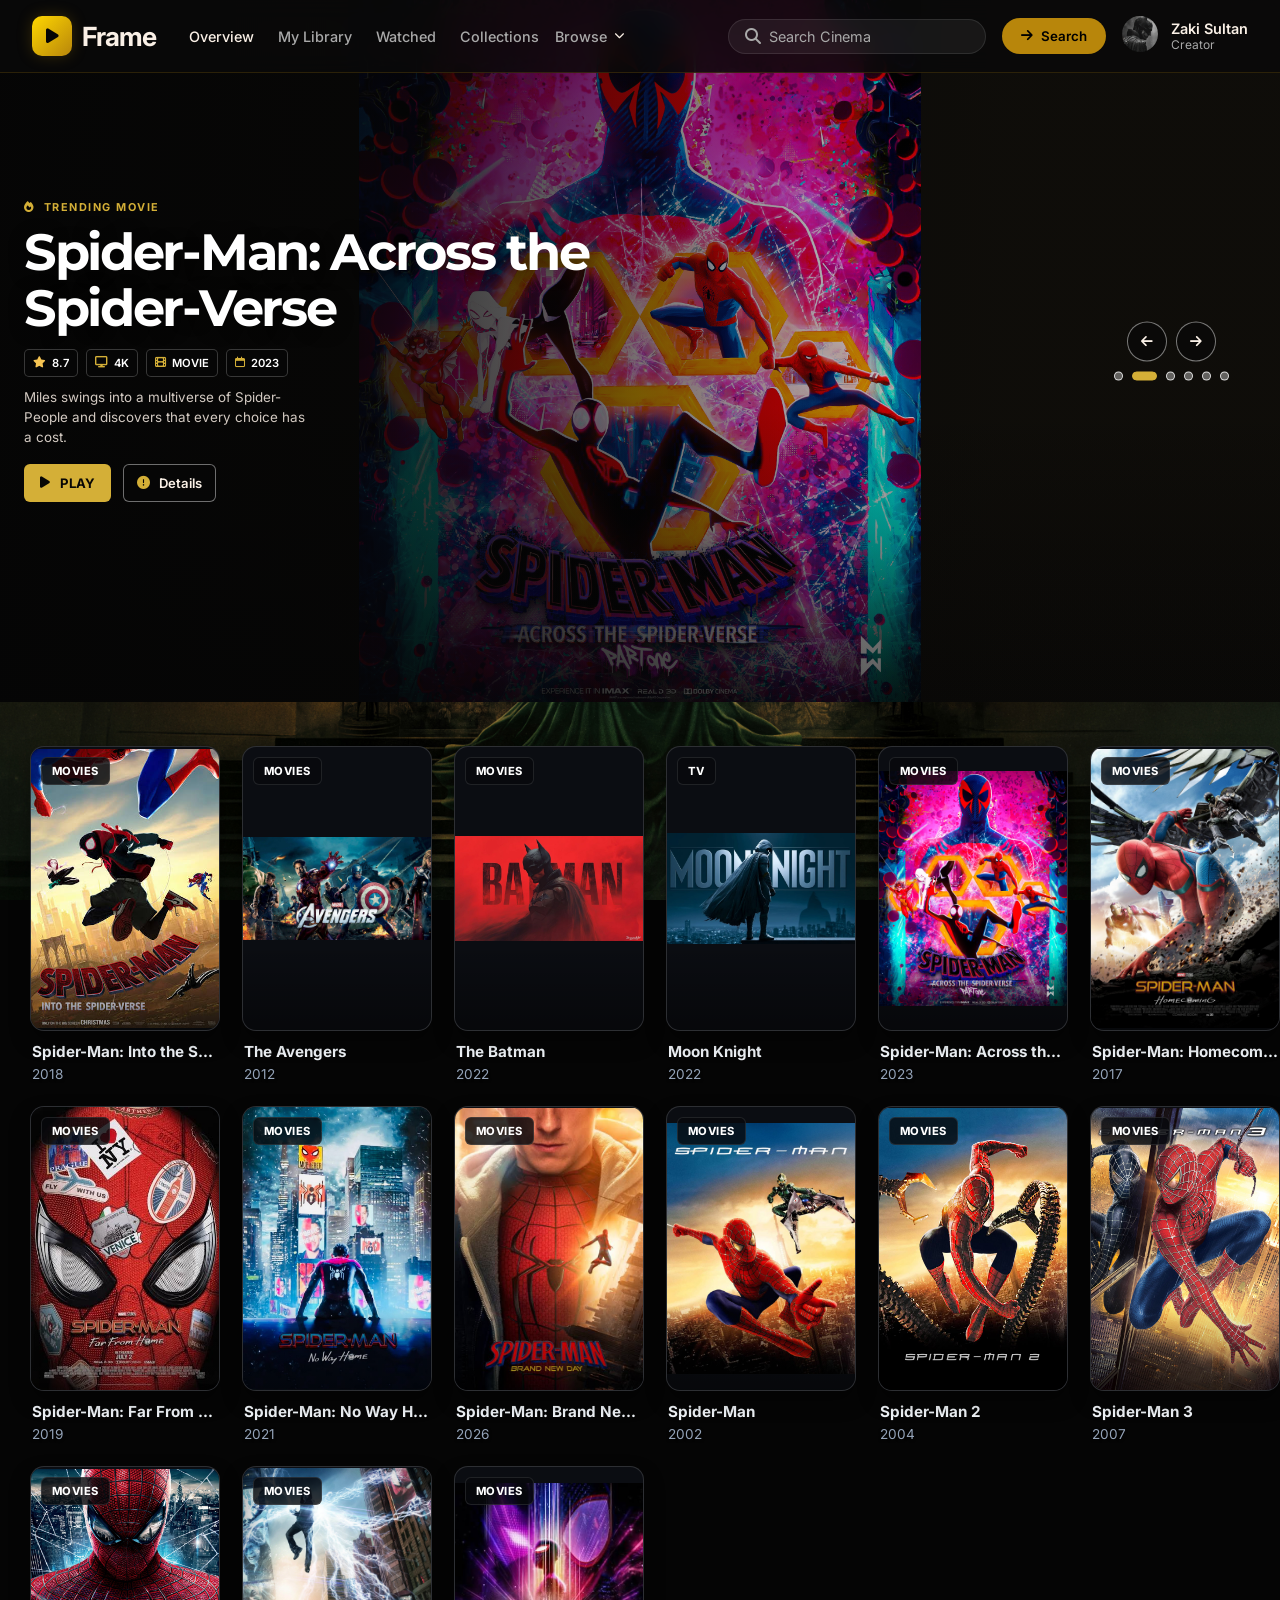
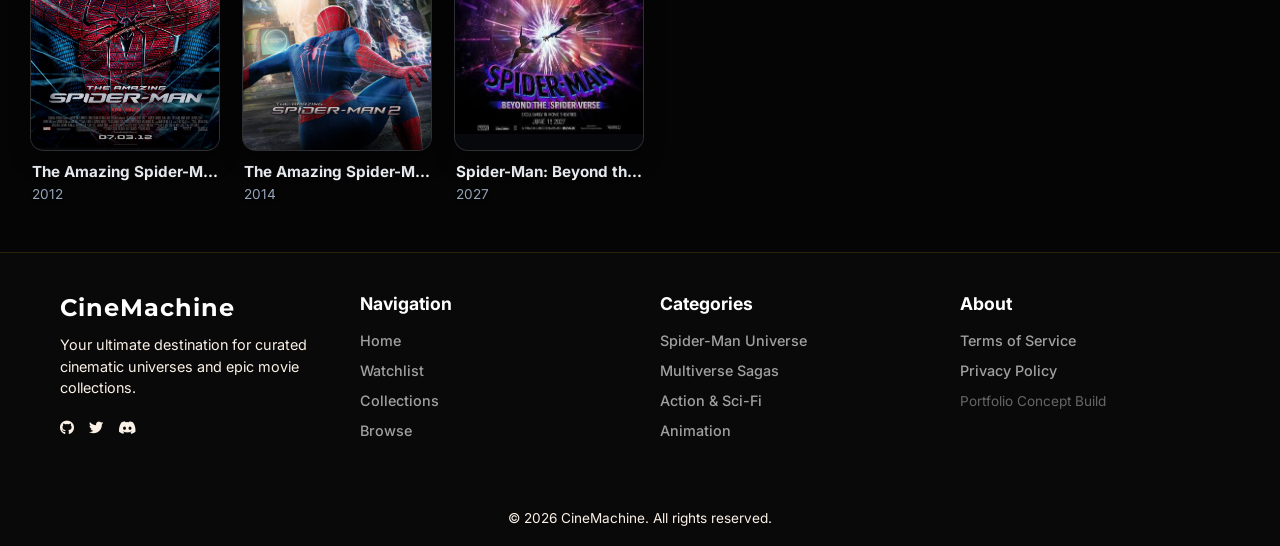
<file: index.html>
<!DOCTYPE html>
<html lang="en">
<head>
    <meta charset="UTF-8">
    <meta name="viewport" content="width=device-width, initial-scale=1.0">
    <title>Frame - Streaming Library</title>
    <!-- Font Awesome for icons -->
    <link rel="stylesheet" href="https://cdnjs.cloudflare.com/ajax/libs/font-awesome/6.4.0/css/all.min.css">
    <!-- Google Fonts -->
    <link href="https://fonts.googleapis.com/css2?family=Inter:wght@300;400;500;600;700&family=Montserrat:wght@400;500;600;700&display=swap" rel="stylesheet">
    
    <!-- Link to external CSS file -->
    <link rel="stylesheet" href="style.css">
</head>
<body>
    <div class="app-container">
        <!-- Navigation Bar -->
        <nav class="navbar">
            <div class="nav-left">
                <div class="logo">
                    <div class="logo-icon"><i class="fa-solid fa-play"></i></div>
                    <span>Frame</span>
                </div>
                <div class="nav-menu" id="mobileNavMenu">
                    <ul class="nav-links">
                        <li class="active"><a href="#">Overview</a></li>
                        <li><a href="MyLIbrary/mylibrary.html">My Library</a></li>
                        <li><a href="MyLIbrary/mylibrary.html?section=Watched">Watched</a></li>
                        <li><a href="#">Collections</a></li>
                    </ul>
                    <div class="dropdown">
                        <button type="button" class="dropbtn" aria-expanded="false" aria-haspopup="true">
                            Browse <i class="fa-solid fa-chevron-down" aria-hidden="true"></i>
                        </button>
                        <ul class="dropdown-content">
                            <li><a href="#">WEB</a></li>
                            <li><a href="#">NEW</a></li>
                            <li><a href="#">PAGE</a></li>
                        </ul>
                    </div>
                </div>
            </div>

            <div class="nav-right">
                <div class="search-bar">
                    <i class="fa-solid fa-magnifying-glass"></i>
                    <input type="text" placeholder="Search Cinema">
                </div>
                <button class="add-title-btn" aria-label="Search">
                    <i class="fa-solid fa-arrow-right" aria-hidden="true"></i>
                    <span>Search</span>
                </button>
                <div class="user-profile">
                    <!-- Added a label around the image linked to the hidden file input so the JS avatar logic works -->
                    <label for="avatarInput" style="cursor: pointer; margin: 0; padding: 0;">
                        <img src="images/DP.jpg" onerror="this.src='https://placehold.co/36x36/111/fff?text=ZS'" alt="Zaki Sultan" class="avatar" id="navAvatar">
                    </label>
                    <input type="file" id="avatarInput" accept="image/*" style="display: none;">
                    
                    <div class="user-info">
                        <span class="user-name">Zaki Sultan</span>
                        <span class="user-plan">Creator</span>
                    </div>
                    <button type="button" class="mobile-menu-toggle" aria-label="Open navigation menu" aria-expanded="false" aria-controls="mobileNavMenu">
                        <i class="fa-solid fa-ellipsis" aria-hidden="true"></i>
                    </button>
                </div>
            </div>
        </nav>
    </div>

    <div class="main-content">
        <section class="featured-slider" aria-label="Trending movies and series" tabindex="0">
            <article class="featured-slide is-active" data-title="Spider-Man: Into the Spider-Verse" aria-hidden="false">
                <img class="featured-image" src="images/c1.jpg" alt="" fetchpriority="high">
                <div class="featured-copy">
                    <p class="featured-eyebrow"><i class="fa-solid fa-fire" aria-hidden="true"></i> TRENDING MOVIE</p>
                    <h1>Spider-Man: Into the Spider-Verse</h1>
                    <div class="featured-meta" aria-label="Rating 8.4 out of 10, HD, movie, released 2018">
                        <span class="featured-rating"><i class="fa-solid fa-star" aria-hidden="true"></i> 8.4</span>
                        <span><i class="fa-solid fa-display" aria-hidden="true"></i> HD</span>
                        <span><i class="fa-solid fa-film" aria-hidden="true"></i> MOVIE</span>
                        <span><i class="fa-regular fa-calendar" aria-hidden="true"></i> 2018</span>
                    </div>
                    <p class="featured-description">Every universe has its own Spider-Man. Miles Morales is about to meet them all and find his own way.</p>
                    <button class="featured-explore" type="button">
                        <i class="fa-solid fa-play" aria-hidden="true"></i>
                        <span>PLAY</span>
                    </button>
                    <button class="featured-details" type="button">
                        <i class="fa-solid fa-circle-exclamation" aria-hidden="true"></i>
                        <span>Details</span>
                    </button>
                </div>
            </article>
            <article class="featured-slide" data-title="Spider-Man: Across the Spider-Verse" aria-hidden="true">
                <img class="featured-image" src="images/c3.jpg" alt="">
                <div class="featured-copy">
                    <p class="featured-eyebrow"><i class="fa-solid fa-fire" aria-hidden="true"></i> TRENDING MOVIE</p>
                    <h2>Spider-Man: Across the Spider-Verse</h2>
                    <div class="featured-meta" aria-label="Rating 8.7 out of 10, 4K, movie, released 2023">
                        <span class="featured-rating"><i class="fa-solid fa-star" aria-hidden="true"></i> 8.7</span>
                        <span><i class="fa-solid fa-display" aria-hidden="true"></i> 4K</span>
                        <span><i class="fa-solid fa-film" aria-hidden="true"></i> MOVIE</span>
                        <span><i class="fa-regular fa-calendar" aria-hidden="true"></i> 2023</span>
                    </div>
                    <p class="featured-description">Miles swings into a multiverse of Spider-People and discovers that every choice has a cost.</p>
                    <button class="featured-explore" type="button">
                        <i class="fa-solid fa-play" aria-hidden="true"></i>
                        <span>PLAY</span>
                    </button>
                    <button class="featured-details" type="button">
                        <i class="fa-solid fa-circle-exclamation" aria-hidden="true"></i>
                        <span>Details</span>
                    </button>
                </div>
            </article>
            <article class="featured-slide" data-title="Spider-Man: No Way Home" aria-hidden="true">
                <img class="featured-image" src="images/c5.jpg" alt="">
                <div class="featured-copy">
                    <p class="featured-eyebrow"><i class="fa-solid fa-fire" aria-hidden="true"></i> FAN FAVORITE</p>
                    <h2>Spider-Man: No Way Home</h2>
                    <div class="featured-meta" aria-label="Rating 8.2 out of 10, HD, movie, released 2021">
                        <span class="featured-rating"><i class="fa-solid fa-star" aria-hidden="true"></i> 8.2</span>
                        <span><i class="fa-solid fa-display" aria-hidden="true"></i> HD</span>
                        <span><i class="fa-solid fa-film" aria-hidden="true"></i> MOVIE</span>
                        <span><i class="fa-regular fa-calendar" aria-hidden="true"></i> 2021</span>
                    </div>
                    <p class="featured-description">With his identity revealed, Peter asks for help—and opens the door to unexpected visitors.</p>
                    <button class="featured-explore" type="button">
                        <i class="fa-solid fa-play" aria-hidden="true"></i>
                        <span>PLAY</span>
                    </button>
                    <button class="featured-details" type="button">
                        <i class="fa-solid fa-circle-exclamation" aria-hidden="true"></i>
                        <span>Details</span>
                    </button>
                </div>
            </article>
            <article class="featured-slide" data-title="The Avengers" aria-hidden="true">
                <img class="featured-image featured-image-landscape" src="images/pos1.jpg" alt="The Avengers banner artwork">
                <div class="featured-copy">
                    <p class="featured-eyebrow"><i class="fa-solid fa-fire" aria-hidden="true"></i> MARVEL FEATURE</p>
                    <h2>The Avengers</h2>
                    <div class="featured-meta" aria-label="Rating 8.0 out of 10, HD, movie, released 2012">
                        <span class="featured-rating"><i class="fa-solid fa-star" aria-hidden="true"></i> 8.0</span>
                        <span><i class="fa-solid fa-display" aria-hidden="true"></i> HD</span>
                        <span><i class="fa-solid fa-film" aria-hidden="true"></i> MOVIE</span>
                        <span><i class="fa-regular fa-calendar" aria-hidden="true"></i> 2012</span>
                    </div>
                    <p class="featured-description">Earth's mightiest heroes unite to stop Loki and an alien invasion from threatening the planet.</p>
                    <button class="featured-explore" type="button">
                        <i class="fa-solid fa-play" aria-hidden="true"></i>
                        <span>PLAY</span>
                    </button>
                    <button class="featured-details" type="button">
                        <i class="fa-solid fa-circle-exclamation" aria-hidden="true"></i>
                        <span>Details</span>
                    </button>
                </div>
            </article>
            <article class="featured-slide" data-title="The Batman" aria-hidden="true">
                <img class="featured-image featured-image-landscape" src="images/pos2-banner.jpg" alt="The Batman banner artwork">
                <div class="featured-copy">
                    <p class="featured-eyebrow"><i class="fa-solid fa-fire" aria-hidden="true"></i> FEATURED MOVIE</p>
                    <h2>The Batman</h2>
                    <div class="featured-meta" aria-label="HD movie, released 2022">
                        <span><i class="fa-solid fa-display" aria-hidden="true"></i> HD</span>
                        <span><i class="fa-solid fa-film" aria-hidden="true"></i> MOVIE</span>
                        <span><i class="fa-regular fa-calendar" aria-hidden="true"></i> 2022</span>
                    </div>
                    <p class="featured-description">In Gotham City, Batman follows a trail of clues to uncover a corruption reaching deep into the city.</p>
                    <button class="featured-explore" type="button">
                        <i class="fa-solid fa-play" aria-hidden="true"></i>
                        <span>PLAY</span>
                    </button>
                    <button class="featured-details" type="button">
                        <i class="fa-solid fa-circle-exclamation" aria-hidden="true"></i>
                        <span>Details</span>
                    </button>
                </div>
            </article>
            <article class="featured-slide" data-title="Moon Knight" aria-hidden="true">
                <img class="featured-image featured-image-landscape" src="images/pos3-banner.jpg" alt="Moon Knight banner artwork">
                <div class="featured-copy">
                    <p class="featured-eyebrow"><i class="fa-solid fa-fire" aria-hidden="true"></i> FEATURED SERIES</p>
                    <h2>Moon Knight</h2>
                    <div class="featured-meta" aria-label="HD TV series, released 2022">
                        <span><i class="fa-solid fa-display" aria-hidden="true"></i> HD</span>
                        <span><i class="fa-solid fa-tv" aria-hidden="true"></i> TV SERIES</span>
                        <span><i class="fa-regular fa-calendar" aria-hidden="true"></i> 2022</span>
                    </div>
                    <p class="featured-description">A mild-mannered gift-shop employee discovers he shares a body with a powerful Egyptian moon god.</p>
                    <button class="featured-explore" type="button">
                        <i class="fa-solid fa-play" aria-hidden="true"></i>
                        <span>PLAY</span>
                    </button>
                    <button class="featured-details" type="button">
                        <i class="fa-solid fa-circle-exclamation" aria-hidden="true"></i>
                        <span>Details</span>
                    </button>
                </div>
            </article>

            <div class="featured-controls">
                <div class="featured-arrows">
                    <button class="featured-arrow featured-previous" type="button" aria-label="Previous featured title">
                        <i class="fa-solid fa-arrow-left" aria-hidden="true"></i>
                    </button>
                    <button class="featured-arrow featured-next" type="button" aria-label="Next featured title">
                        <i class="fa-solid fa-arrow-right" aria-hidden="true"></i>
                    </button>
                </div>
                <div class="featured-dots" role="group" aria-label="Choose a featured title">
                    <button class="featured-dot is-active" type="button" aria-label="Show Spider-Man: Into the Spider-Verse" aria-current="true"></button>
                    <button class="featured-dot" type="button" aria-label="Show Spider-Man: Across the Spider-Verse" aria-current="false"></button>
                    <button class="featured-dot" type="button" aria-label="Show Spider-Man: No Way Home" aria-current="false"></button>
                    <button class="featured-dot" type="button" aria-label="Show The Avengers" aria-current="false"></button>
                    <button class="featured-dot" type="button" aria-label="Show The Batman" aria-current="false"></button>
                    <button class="featured-dot" type="button" aria-label="Show Moon Knight" aria-current="false"></button>
                </div>
            </div>

            <dialog class="featured-details-dialog" aria-labelledby="featured-details-title">
                <button class="featured-details-close" type="button" aria-label="Close details">
                    <i class="fa-solid fa-xmark" aria-hidden="true"></i>
                </button>
                <p class="featured-eyebrow">TITLE DETAILS</p>
                <h2 id="featured-details-title"></h2>
                <p class="featured-details-description"></p>
                <div class="featured-details-meta"></div>
            </dialog>
        </section>

       <div class="grid-header">
           <!-- <h3>RECOMMENDED FOR YOU</h3> -->
        </div>

        <!-- This grid is now empty! JavaScript will inject the cards here -->
        <div class="cards-grid" id="movieGrid">
            <!-- Cards will be generated dynamically by JS -->
        </div>
    </div>

    <footer class="footer">
        <div class="footer-container">
            <!-- Brand Column -->
            <div class="footer-col brand-col">
              <h3 class="footer-logo">CineMachine</h3>
              <p class="footer-desc">Your ultimate destination for curated cinematic universes and epic movie collections.</p>
              <div class="social-icons">
                <a href="#" aria-label="https://github.com/Sultan-06" target="_blank"><i class="fa-brands fa-github"></i></a>
                <a href="#" aria-label="Twitter"><i class="fa-brands fa-twitter"></i></a>
                <a href="#" aria-label="Discord"><i class="fa-brands fa-discord"></i></a>
              </div>
            </div>

            <!-- Quick Links -->
            <div class="footer-col">
              <h4>Navigation</h4>
              <ul>
                <li><a href="#">Home</a></li>
                <li><a href="#">Watchlist</a></li>
                <li><a href="#">Collections</a></li>
                <li><a href="#">Browse</a></li>
              </ul>
            </div>

            <!-- Categories -->
            <div class="footer-col">
              <h4>Categories</h4>
              <ul>
                <li><a href="#">Spider-Man Universe</a></li>
                <li><a href="#">Multiverse Sagas</a></li>
                <li><a href="#">Action & Sci-Fi</a></li>
                <li><a href="#">Animation</a></li>
              </ul>
            </div>

            <!-- Legal / Info -->
            <div class="footer-col">
              <h4>About</h4>
              <ul>
                <li><a href="#">Terms of Service</a></li>
                <li><a href="#">Privacy Policy</a></li>
                <li><span class="footer-note">Portfolio Concept Build</span></li>
              </ul>
            </div>
        </div>
        <div class="copyright-banner">
            <p>&copy; 2026 CineMachine. All rights reserved.</p>
        </div>
    </footer>

    <!-- Link to external JS file -->
    <script src="library-store.js"></script>
    <script src="script.js"></script>
</body>
</html>
</file>
<file: style.css>
:root {
    --accent-green: #B8860B; /* Burnished Gold */
    --accent-green-hover: #D4AF37; /* Lighter gold for hover */
    --accent-green-dim: rgba(184, 134, 11, 0.25); /* Gold with opacity */
    --text-main: #FAF0E6; /* Antique Ivory */
    --text-muted: #A9A9A9; /* Softer Grey */
    --border-color: rgba(255, 255, 255, 0.1);
}

* {
    margin: 0;
    padding: 0;
    box-sizing: border-box;
    color: var(--text-main);
    font-family: 'Inter', sans-serif;
}

body {
    margin: 0;
    padding: 0;
    /* Fallback dark color if image fails to load */
    background-color: #050505; 
    background-image: url('images/avgback.jpg');
    background-attachment: fixed; 
    background-repeat: no-repeat; 
    background-position: center center; 
    background-size: cover; 
}

/* --- NAVBAR --- */
.navbar {
    width: 100%;
    margin: 0;
    display: flex;
    justify-content: space-between;
    align-items: center;
    gap: 2rem;
    padding: 1rem 2rem;
    background: rgba(10, 10, 10, 0.85);
    backdrop-filter: blur(12px);
    border-bottom: 1px solid rgba(184, 134, 11, 0.2);
    position: fixed;
    top: 0;
    left: 0;
    z-index: 100;
}

.nav-left,
.nav-right {
    display: flex;
    align-items: center;
    gap: 2rem;
}

.nav-right {
    flex-shrink: 0;
    gap: 1rem;
}

.nav-menu {
    display: flex;
    align-items: center;
    gap: 1rem;
}

.logo {
    display: flex;
    align-items: center;
    gap: 0.6rem;
    color: var(--text-main);
    font-size: 1.65rem;
    font-weight: 700;
    letter-spacing: -0.03em;
    white-space: nowrap;
}

.logo-icon {
    display: flex;
    align-items: center;
    justify-content: center;
    width: 40px;
    height: 40px;
    color: #000;
    background: linear-gradient(135deg, #FFD700 0%, var(--accent-green) 100%);
    border-radius: 10px;
    box-shadow: 0 0 15px var(--accent-green-dim);
}

.logo-icon i {
    color: #050505;
    font-size: 1.05rem;
}

.nav-links {
    display: flex;
    gap: 1.5rem;
    padding: 0;
    list-style: none;
}

.dropdown-content,
.dropbtn,
.nav-links li, a {
    color: var(--text-muted);
    text-decoration: none;
    font-size: 0.9rem;
    font-weight: 500;
    transition: color 0.2s ease;
}

.nav-links a:hover,
.nav-links li.active a {
    color: var(--text-main);
}

.text-sm {
    font-size: 0.75rem;
}

.search-bar {
    display: flex;
    align-items: center;
    gap: 0.5rem;
    padding: 0.5rem 1rem;
    background: rgba(255, 255, 255, 0.06);
    border: 1px solid var(--border-color);
    border-radius: 20px;
}

.search-bar i {
    color: var(--text-muted);
}

.search-bar input {
    width: 200px;
    color: var(--text-main);
    background: transparent;
    border: none;
    outline: none;
    font-size: 0.9rem;
}

.search-bar input::placeholder {
    color: var(--text-muted);
}

.add-title-btn {
    display: flex;
    align-items: center;
    gap: 0.5rem;
    padding: 0.6rem 1.2rem;
    color: #000;
    background: var(--accent-green);
    border: none;
    border-radius: 20px;
    font-weight: 600;
    cursor: pointer;
    transition: background 0.2s ease;
}

.add-title-btn i {
    color: #000000;
}

.add-title-btn span {
    color: #000000;
}

.add-title-btn:hover {
    background: var(--accent-green-hover);
}

.user-profile {
    display: flex;
    align-items: center;
    gap: 0.8rem;
}

.mobile-menu-toggle {
    display: none;
    align-items: center;
    justify-content: center;
    padding: 0.4rem;
    color: var(--text-muted);
    background: transparent;
    border: 0;
    font-size: 1.1rem;
    cursor: pointer;
}

.avatar {
    width: 36px;
    height: 36px;
    object-fit: cover;
    border-radius: 50%;
}

.user-info {
    display: flex;
    flex-direction: column;
}

.user-name {
    font-size: 0.9rem;
    font-weight: 600;
}

.user-plan {
    color: var(--text-muted);
    font-size: 0.75rem;
}

.hover-icon {
    color: var(--text-muted);
    cursor: pointer;
}

/* --- RESPONSIVENESS --- */
@media (max-width: 1024px) {
    .nav-menu {
        display: none;
        position: absolute;
        top: 100%;
        right: 1rem;
        left: 1rem;
        flex-direction: column;
        align-items: stretch;
        gap: 0.85rem;
        max-height: calc(100vh - 90px);
        overflow-y: auto;
        padding: 1rem;
        background: rgba(10, 10, 10, 0.97);
        border: 1px solid rgba(184, 134, 11, 0.3);
        border-radius: 12px;
        box-shadow: 0 12px 28px rgba(0, 0, 0, 0.55);
        backdrop-filter: blur(12px);
    }

    .navbar.menu-open .nav-menu {
        display: flex;
    }

    .nav-links {
        flex-direction: column;
        gap: 0;
    }

    .nav-links a {
        display: block;
        padding: 0.7rem 0;
    }

    .mobile-menu-toggle {
        display: flex;
    }

    .dropdown-content {
        position: static;
        display: none;
        min-width: 0;
        margin-top: 0.5rem;
        transform: none;
    }

    .dropdown.open .dropdown-content {
        display: block;
    }
}

@media (max-width: 700px) {
    .navbar {
        gap: 0.5rem;
        padding: 0.75rem;
    }
    .user-info,
    .hover-icon {
        display: none;
    }
    .nav-left,
    .nav-right {
        gap: 0.5rem;
    }
    .search-bar {
        gap: 0.35rem;
        padding: 0.45rem 0.65rem;
    }
    .search-bar input {
        width: 90px;
        min-width: 0;
    }
    .add-title-btn {
        justify-content: center;
        gap: 0;
        padding: 0.55rem 0.7rem;
    }
    .add-title-btn span {
        display: none;
    }
    .user-profile {
        gap: 0.5rem;
    }
    .grid-header {
        margin: 24px 0 0 20px !important;
    }
    .cards-grid {
        margin: 20px 0 30px 0 !important;
        justify-content: center !important;
    }
}

@media (max-width: 360px) {
    .navbar {
        padding: 0.65rem;
    }
    .logo {
        gap: 0.4rem;
        font-size: 1.35rem;
    }
    .logo-icon {
        width: 34px;
        height: 34px;
    }
    .nav-right {
        gap: 0.35rem;
    }
    .search-bar {
        padding: 0.4rem 0.5rem;
    }
    .search-bar input {
        width: 65px;
        font-size: 0.8rem;
    }
    .user-profile {
        gap: 0.2rem;
    }
    .mobile-menu-toggle {
        padding: 0.25rem;
    }
}

/* --- MAIN CONTENT & GRID --- */
.main-content {
    padding-bottom: 20px;
}

.featured-slider {
    position: relative;
    width: 100%;
    height: clamp(520px, 78vh, 900px);
    overflow: hidden;
    isolation: isolate;
    background: #100e0a;
}

.featured-slide {
    position: absolute;
    inset: 0;
    display: flex;
    align-items: center;
    visibility: hidden;
    opacity: 0;
    transition: opacity 450ms ease, visibility 450ms ease;
}

.featured-slide::after {
    position: absolute;
    z-index: -1;
    inset: 0;
    content: '';
    background:
        linear-gradient(90deg, rgba(5, 5, 5, 0.96) 0%, rgba(5, 5, 5, 0.78) 34%, rgba(5, 5, 5, 0.12) 78%),
        linear-gradient(0deg, rgba(5, 5, 5, 0.55), transparent 42%);
}

.featured-slide.is-active {
    visibility: visible;
    opacity: 1;
}

.featured-image {
    position: absolute;
    inset: 0;
    width: 100%;
    height: 100%;
    z-index: -2;
    object-fit: contain;
    object-position: center;
}

.featured-image-landscape {
    object-fit: cover;
    object-position: center;
}

.featured-copy {
    width: min(850px, 78%);
    padding: 0 24px;
}

.featured-eyebrow {
    display: flex;
    align-items: center;
    gap: 8px;
    margin-bottom: 10px;
    color: var(--accent-green-hover);
    font-size: 0.68rem;
    font-weight: 700;
    letter-spacing: 0.14em;
}

.featured-eyebrow i {
    color: var(--accent-green-hover);
}

.featured-copy h1,
.featured-copy h2 {
    max-width: 620px;
    margin-bottom: 14px;
    color: #fff;
    font-family: 'Montserrat', sans-serif;
    font-size: clamp(2.4rem, 4vw, 3.8rem);
    font-weight: 700;
    letter-spacing: -0.045em;
    line-height: 1.08;
    text-shadow: 0 3px 18px rgba(0, 0, 0, 0.45);
}

.featured-description {
    max-width: 285px;
    margin-top: 10px;
    color: rgba(250, 240, 230, 0.84);
    font-size: clamp(0.82rem, 1.05vw, 0.95rem);
    line-height: 1.5;
}

.featured-meta {
    display: flex;
    flex-wrap: wrap;
    align-items: center;
    gap: 8px;
    margin-top: 14px;
}

.featured-meta span {
    display: inline-flex;
    align-items: center;
    gap: 6px;
    padding: 6px 8px;
    border: 1px solid rgba(255, 255, 255, 0.2);
    border-radius: 5px;
    color: #fff;
    background: rgba(8, 8, 8, 0.58);
    font-size: 0.7rem;
    font-weight: 600;
}

.featured-meta i {
    color: var(--accent-green-hover);
}

.featured-meta .featured-rating i {
    color: #f6c453;
}

.featured-explore {
    display: inline-flex;
    align-items: center;
    justify-content: center;
    gap: 10px;
    min-height: 38px;
    margin-top: 16px;
    padding: 0 16px;
    border: 0;
    border-radius: 6px;
    color: #080705;
    background: var(--accent-green-hover);
    cursor: pointer;
    font-size: 0.82rem;
    font-weight: 700;
    transition: background 180ms ease, transform 180ms ease;
}

.featured-details {
    display: inline-flex;
    align-items: center;
    justify-content: center;
    gap: 9px;
    min-height: 38px;
    margin: 16px 0 0 8px;
    padding: 0 13px;
    border: 1px solid rgba(255, 255, 255, 0.42);
    border-radius: 6px;
    color: #fff;
    background: rgba(8, 8, 8, 0.55);
    cursor: pointer;
    font-size: 0.82rem;
    font-weight: 600;
    transition: border-color 180ms ease, background 180ms ease;
}

.featured-details:hover {
    border-color: var(--accent-green-hover);
    background: rgba(8, 8, 8, 0.8);
}

.featured-details i {
    color: var(--accent-green-hover);
}

.featured-explore:hover {
    transform: translateY(-2px);
    background: #f0ce5c;
}

.featured-explore i,
.featured-explore span {
    color: #080705;
}

.featured-controls {
    position: absolute;
    right: clamp(20px, 4vw, 58px);
    top: 50%;
    display: flex;
    align-items: center;
    flex-direction: column;
    gap: 10px;
    z-index: 2;
    transform: translateY(-50%);
}

.featured-dots,
.featured-arrows {
    display: flex;
    align-items: center;
    gap: 9px;
}

.featured-arrows {
    flex-direction: row;
}

.featured-dot {
    width: 9px;
    height: 9px;
    padding: 0;
    border: 1px solid rgba(255, 255, 255, 0.8);
    border-radius: 50%;
    background: rgba(255, 255, 255, 0.35);
    cursor: pointer;
    transition: width 180ms ease, border-radius 180ms ease, background 180ms ease;
}

.featured-dot.is-active {
    width: 25px;
    border-color: var(--accent-green-hover);
    border-radius: 8px;
    background: var(--accent-green-hover);
}

.featured-arrow {
    display: grid;
    width: 40px;
    height: 40px;
    place-items: center;
    border: 1px solid rgba(255, 255, 255, 0.45);
    border-radius: 50%;
    color: #fff;
    background: rgba(8, 8, 8, 0.55);
    cursor: pointer;
    transition: color 180ms ease, border-color 180ms ease, background 180ms ease;
}

.featured-arrow:hover {
    border-color: var(--accent-green-hover);
    color: #080705;
    background: var(--accent-green-hover);
}

.featured-arrow:hover i {
    color: #080705;
}

.featured-slider:focus-visible,
.featured-dot:focus-visible,
.featured-arrow:focus-visible,
.featured-explore:focus-visible,
.featured-details:focus-visible,
.featured-details-close:focus-visible {
    outline: 2px solid var(--accent-green-hover);
    outline-offset: 3px;
}

.featured-details-dialog {
    position: fixed;
    inset: 50% auto auto 50%;
    width: min(520px, calc(100% - 32px));
    max-width: none;
    max-height: calc(100% - 32px);
    padding: 32px;
    overflow-y: auto;
    transform: translate(-50%, -50%);
    border: 1px solid rgba(212, 175, 55, 0.42);
    border-radius: 14px;
    color: var(--text-main);
    background: #11100d;
    box-shadow: 0 24px 80px rgba(0, 0, 0, 0.7);
}

.featured-details-dialog::backdrop {
    background: rgba(0, 0, 0, 0.78);
    backdrop-filter: blur(4px);
}

.featured-details-dialog .featured-eyebrow {
    margin-bottom: 10px;
}

.featured-details-dialog h2 {
    margin: 0 36px 12px 0;
    color: #fff;
    font-family: 'Montserrat', sans-serif;
    font-size: clamp(1.5rem, 5vw, 2rem);
    line-height: 1.2;
}

.featured-details-description {
    color: rgba(250, 240, 230, 0.82);
    line-height: 1.65;
}

.featured-details-meta {
    display: flex;
    flex-wrap: wrap;
    gap: 8px;
    margin-top: 20px;
}

.featured-details-meta span {
    display: inline-flex;
    align-items: center;
    gap: 6px;
    padding: 7px 10px;
    border: 1px solid rgba(255, 255, 255, 0.2);
    border-radius: 5px;
    color: #fff;
    background: rgba(255, 255, 255, 0.05);
    font-size: 0.8rem;
}

.featured-details-meta i {
    color: var(--accent-green-hover);
}

.featured-details-close {
    position: absolute;
    top: 16px;
    right: 16px;
    display: grid;
    width: 34px;
    height: 34px;
    place-items: center;
    border: 1px solid rgba(255, 255, 255, 0.25);
    border-radius: 50%;
    color: #fff;
    background: transparent;
    cursor: pointer;
}

.grid-header {
    display: flex;
    justify-content: space-between;
    align-items: center;
    margin: 24px 0 0 50px;
}

.cards-grid {
    display: grid;
    grid-template-columns: repeat(2, minmax(0, 1fr));
    justify-content: center;
    justify-items: center;
    align-items: flex-start;
    gap: 24px 22px;
    margin: 20px 0 30px 30px;
}

.media-card {
    width: 100%;
    max-width: 220px;
    min-width: 0;
}

@media (min-width: 520px) {
    .cards-grid {
        grid-template-columns: repeat(3, minmax(0, 1fr));
    }
}

@media (min-width: 760px) {
    .cards-grid {
        grid-template-columns: repeat(4, minmax(0, 1fr));
    }
}

@media (min-width: 1000px) {
    .cards-grid {
        grid-template-columns: repeat(5, minmax(0, 1fr));
    }
}

@media (min-width: 1240px) {
    .cards-grid {
        grid-template-columns: repeat(6, minmax(0, 1fr));
    }
}

@media (max-width: 700px) {
    .featured-slider {
        height: clamp(520px, 78vh, 760px);
    }

    .featured-image {
        object-position: 58% center;
    }

    .featured-slide::after {
        background:
            linear-gradient(90deg, rgba(5, 5, 5, 0.88), rgba(5, 5, 5, 0.32)),
            linear-gradient(0deg, rgba(5, 5, 5, 0.78), transparent 75%);
    }

    .featured-copy {
        width: min(100%, 600px);
        padding: 0 20px;
    }

    .featured-copy h1,
    .featured-copy h2 {
        font-size: clamp(1.8rem, 7vw, 2.6rem);
    }

    .featured-controls {
        right: 20px;
        bottom: 16px;
        top: auto;
        transform: none;
    }

    .featured-arrow {
        width: 36px;
        height: 36px;
    }

    .featured-details-dialog {
        padding: 26px 22px;
    }
}

@media (prefers-reduced-motion: reduce) {
    .featured-slide,
    .featured-dot,
    .featured-explore,
    .featured-arrow,
    .featured-details {
        transition: none;
    }
}

.cards {
    position: relative;
    width: 100%;
    aspect-ratio: 2 / 3;
    background: #0b0d12;
    border-radius: 14px;
    overflow: hidden;
    border: 1px solid rgba(255, 255, 255, 0.14);
    box-shadow: 0 10px 20px rgba(0, 0, 0, 0.4);
    transition: transform 0.2s ease, box-shadow 0.2s ease, border-color 0.2s ease;
}

.cards::after {
    content: '';
    position: absolute;
    bottom: 0;
    left: 0;
    width: 100%;
    height: 30%;
    background: linear-gradient(to top, rgba(0, 0, 0, 0.42), transparent);
    pointer-events: none;
    z-index: 1;
}

.cards .card-image {
    width: 100%;
    height: 100%;
    object-fit: contain;
    display: block;
}

.media-card:hover .cards {
    transform: translateY(-4px);
    box-shadow: 0 15px 30px rgba(0, 0, 0, 0.6);
    border-color: rgba(255, 255, 255, 0.3);
}

.category-badge {
    position: absolute;
    top: 10px;
    left: 10px;
    padding: 6px 10px;
    border: 1px solid rgba(255, 255, 255, 0.1);
    border-radius: 6px;
    color: #fff;
    background: rgba(8, 9, 13, 0.82);
    font-size: 0.7rem;
    font-weight: 750;
    letter-spacing: 0.04em;
    z-index: 2;
}

.card-actions {
    position: absolute;
    top: 10px;
    right: 10px;
    z-index: 2;
    display: flex;
    flex-direction: column;
    gap: 8px;
    opacity: 0;
    transition: opacity 0.2s ease;
}

.card-menu {
    position: absolute;
    top: 58px;
    right: 10px;
    z-index: 3;
    min-width: 132px;
    padding: 5px;
    border: 1px solid rgba(184, 134, 11, 0.35);
    border-radius: 8px;
    background: rgba(12, 11, 9, 0.97);
    box-shadow: 0 12px 28px rgba(0, 0, 0, 0.55);
    backdrop-filter: blur(12px);
}

.card-menu[hidden] {
    display: none;
}

.card-menu-item {
    display: block;
    width: 100%;
    padding: 9px 10px;
    border: 0;
    border-radius: 5px;
    color: #e2e8f0;
    background: transparent;
    cursor: pointer;
    font-size: 0.82rem;
    text-align: left;
}

.card-menu-item:hover,
.card-menu-item:focus-visible {
    outline: none;
    color: #d4af37;
    background: rgba(184, 134, 11, 0.14);
}

.media-card:hover .card-actions,
.media-card:focus-within .card-actions {
    opacity: 1;
}

.card-action {
    display: grid;
    width: 42px;
    height: 42px;
    place-items: center;
    border: 1px solid rgba(255, 255, 255, 0.12);
    border-radius: 50%;
    color: #fff;
    background: rgba(8, 9, 13, 0.88);
    cursor: pointer;
    font-size: 1rem;
}

.card-action:hover {
    border-color: rgba(255, 255, 255, 0.4);
    background: rgba(30, 35, 52, 0.95);
}

.favorite-button[aria-pressed="true"] {
    border-color: rgba(239, 68, 68, 0.6);
    color: #fb7185;
}

.options-button[aria-expanded="true"] {
    border-color: rgba(184, 134, 11, 0.6);
    color: #d4af37;
}

.options-button:hover {
    border-color: rgba(184, 134, 11, 0.6);
    color: #d4af37;
}

.card-title {
    overflow: hidden;
    margin: 11px 2px 5px;
    color: #f1f5f9;
    font-size: 0.95rem;
    font-weight: 700;
    text-overflow: ellipsis;
    white-space: nowrap;
}

.card-year {
    margin: 0 2px;
    color: #94a3b8;
    font-size: 0.85rem;
    text-shadow: 0 1px 3px rgba(0, 0, 0, 0.75);
}


/* --- FOOTER --- */
.footer {
    background: rgba(10, 10, 10, 0.95);
    border-top: 1px solid rgba(184, 134, 11, 0.2);
    color: var(--text-muted);
}

.footer-container {
    max-width: 1200px;
    margin: 0 auto;
    display: grid;
    grid-template-columns: repeat(auto-fit, minmax(220px, 1fr));
    gap: 40px;
    padding: 40px 20px;
}

.footer-logo {
    color: #ffffff;
    font-size: 1.5rem;
    margin-bottom: 12px;
    letter-spacing: 1px;
    font-family: 'Montserrat', sans-serif;
}

.footer-desc {
    font-size: 0.9rem;
    line-height: 1.5;
    margin-bottom: 20px;
}

.footer-col h4 {
    color: #ffffff;
    font-size: 1.1rem;
    margin-bottom: 16px;
}

.footer-col ul {
    list-style: none;
    padding: 0;
    margin: 0;
}

.footer-col ul li {
    margin-bottom: 10px;
}

.footer-col ul li a, .social-icons a {
    color: #a0a0a0;
    text-decoration: none;
    font-size: 0.9rem;
    transition: color 0.2s ease;
}

.footer-col ul li a:hover, .social-icons a:hover {
    color: var(--accent-green); 
}

.social-icons {
    display: flex;
    gap: 15px;
}

.footer-note {
    font-size: 0.85rem;
    color: #666;
}

.copyright-banner {
    text-align: center;
    padding: 20px 0;
    font-size: 0.85rem;
    color: var(--text-muted);
}

/* --- DROPDOWN --- */
.dropdown {
  position: relative;
  text-decoration: none;
    list-style: none;
}

.dropbtn {
    display: flex;
    align-items: center;
    gap: 0.45rem;
    padding: 0;
    background: none;
    border: 0;
    cursor: pointer;
}

.dropbtn i {
    font-size: 0.65rem;
    transition: transform 0.2s ease;
}

.dropdown.open .dropbtn i {
    transform: rotate(180deg);
}

.dropdown-content {
  position: absolute;
    top: calc(100% + 12px);
    left: -12px;
    z-index: 101;
    min-width: 156px;
  list-style: none;
    padding: 6px;
  margin: 0;
  text-decoration: none;
    background: rgba(12, 11, 9, 0.97);
    border: 1px solid rgba(184, 134, 11, 0.3);
    border-radius: 8px;
    box-shadow: 0 12px 28px rgba(0, 0, 0, 0.55);
    backdrop-filter: blur(12px);
    opacity: 0;
    visibility: hidden;
    transform: translateY(6px);
    transition: opacity 0.18s ease, transform 0.18s ease, visibility 0.18s ease;
}

.dropdown-content li {
    list-style: none;
}

.dropdown-content a {
    display: block;
    padding: 0.65rem 0.75rem;
    color: var(--text-muted);
    font-size: 0.8rem;
    font-weight: 600;
    border-radius: 5px;
    transition: color 0.18s ease, background-color 0.18s ease;
}

.dropdown-content a:hover,
.dropdown-content a:focus-visible {
    color: var(--accent-green-hover);
    background: rgba(184, 134, 11, 0.14);
    outline: none;
}

.dropdown.open .dropdown-content {
    opacity: 1;
    visibility: visible;
    transform: translateY(0);
}
</file>
